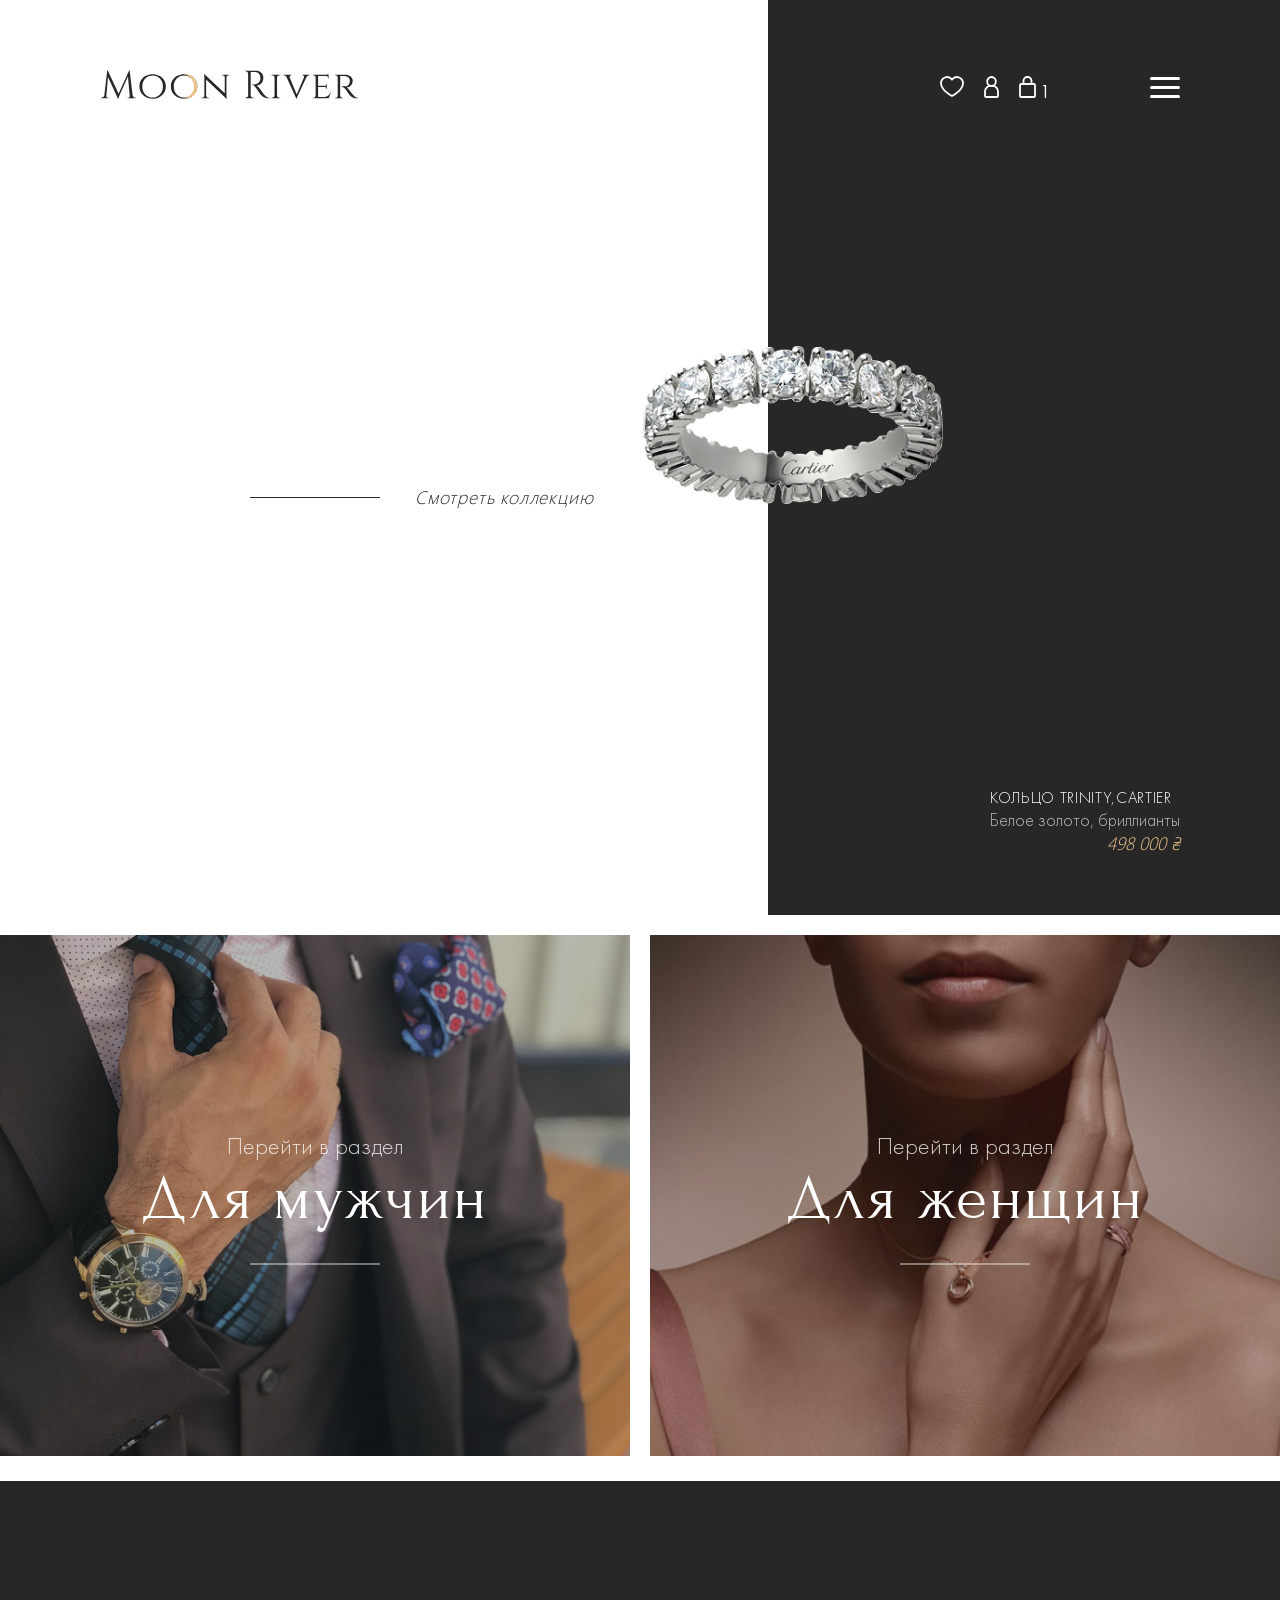
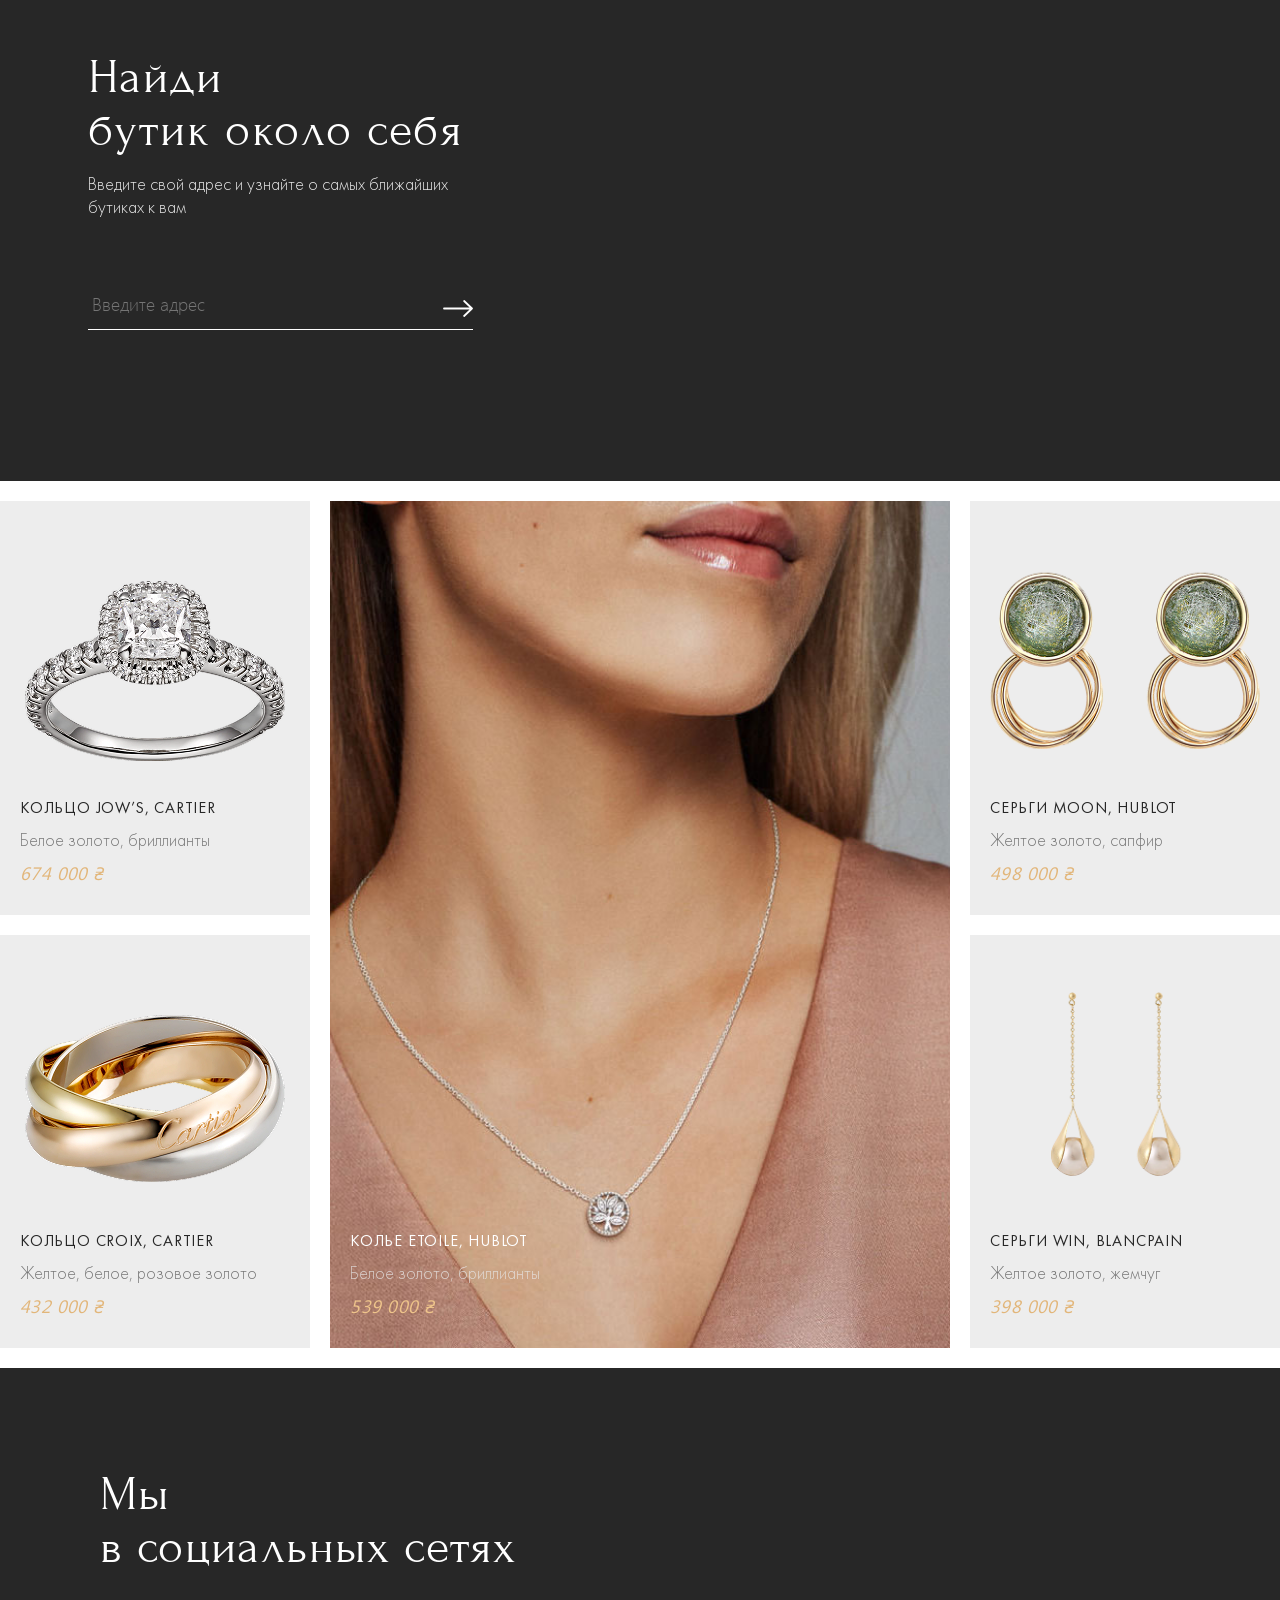
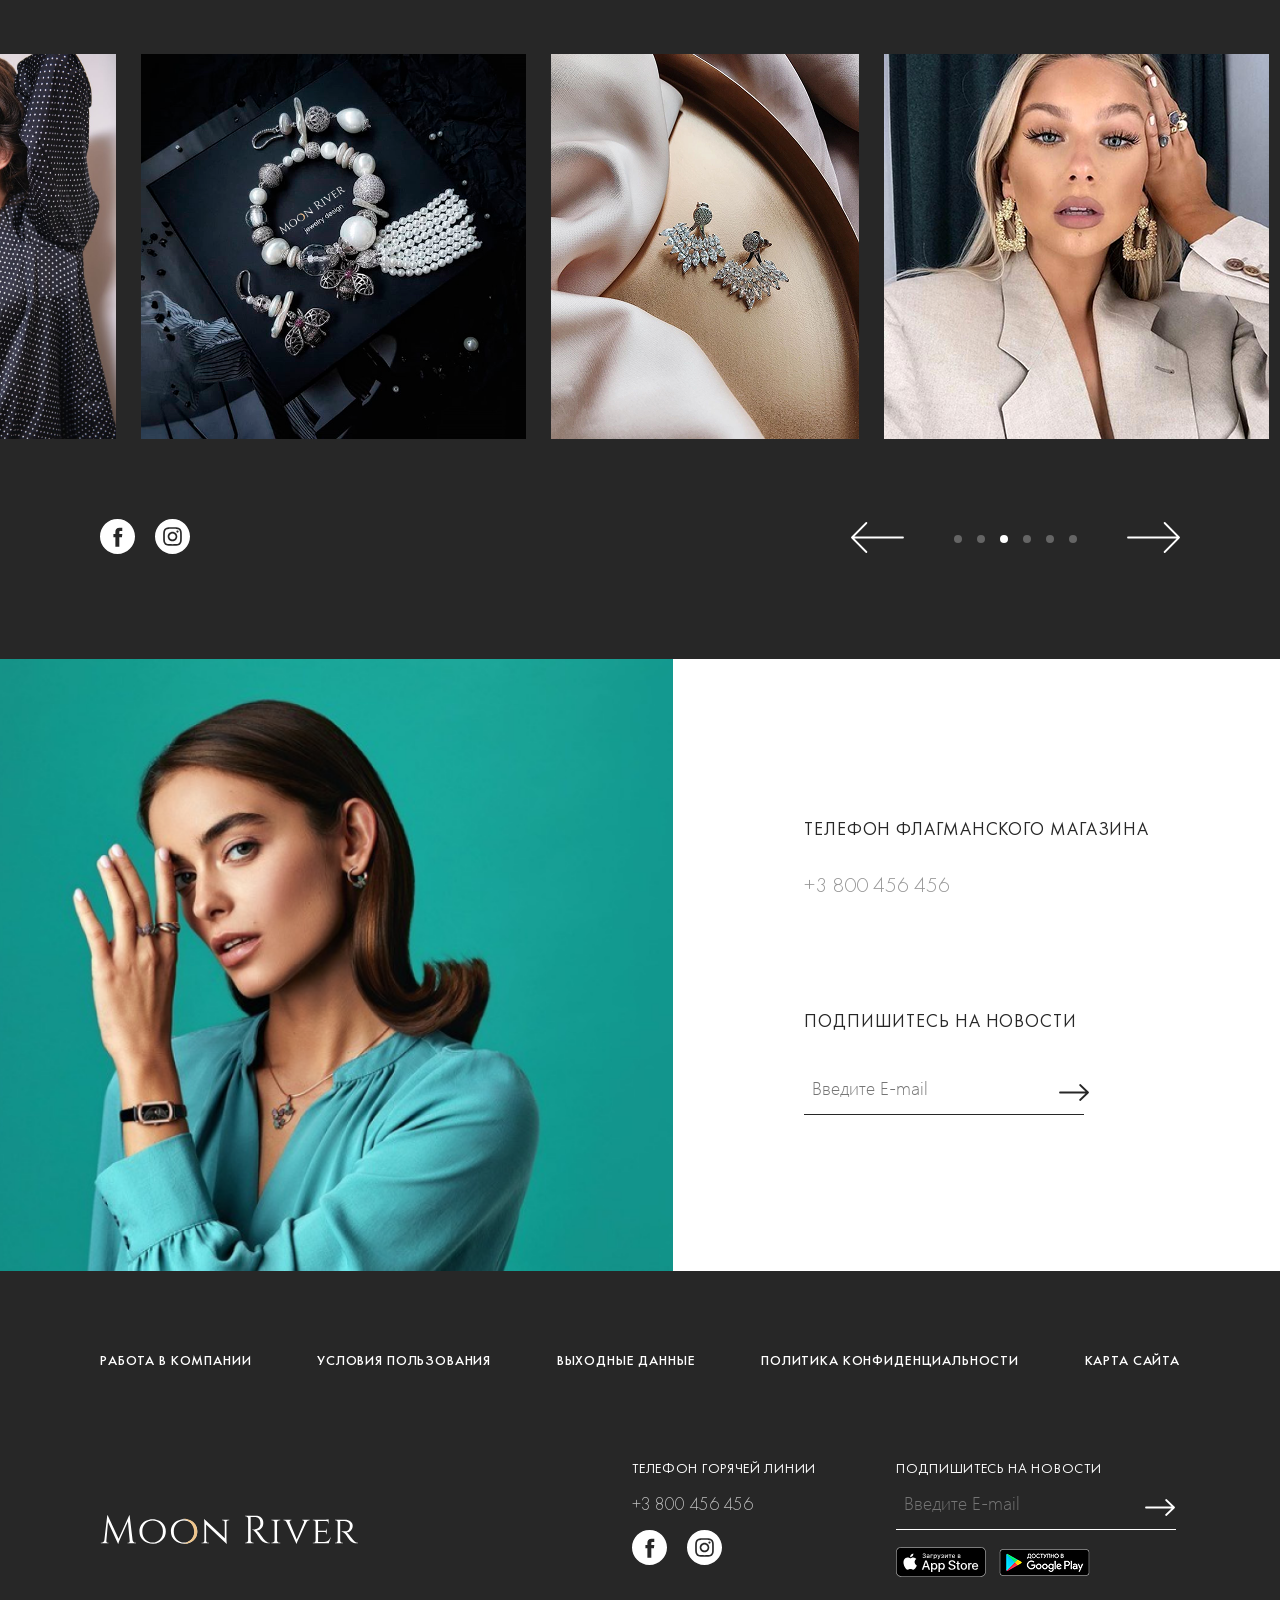
<file: index.html>
<!DOCTYPE html>
<html lang="en">
<head>
  <meta charset="UTF-8">
  <meta name="viewport" content="width=device-width, initial-scale=1.0">
  <meta http-equiv="X-UA-Compatible" content="IE=edge">
  <title>MoonRiver</title>
  <link rel="stylesheet" href="css/style.css">
</head>
<body>

 <header class="header">
      <div class="container">
        <div class="header__inner">
          <a href="" class="logo">
            <img src="images/logo.svg" alt="logo Moon River" />
          </a>
          <div class="header__tips">
            <ul class="header__list">
              <li class="header__item">
                <button class="header__btn">
                  <img src="images/heart.svg" alt="favourite" />
                </button>
              </li>
              <li class="header__item">
                <button class="header__btn">
                  <img src="images/account.svg" alt="account" />
                </button>
              </li>
              <li class="header__item">
                <button class="header__btn">
                  <img src="images/basket.svg" alt="purchases" />
                </button>
                <span>1</span>
              </li>
              <li class="header__item btn">
                <button class="header__btn menu">
                  <span></span>
                  <span></span>
                  <span></span>
                </button>
              </li>
            </ul>
          </div>
        </div>
      </div>
    </header>

    <div class="nav__show">
      <div class="nav__head">
        <div class="container">
          <div class="nav__head-inner">
            <a href="#" class="">
              <img src="images/logo-white.svg" alt="logo Moon River navigation" />
            </a>
            <div class="nav__head-tips">
              <ul class="nav__head-list">
                <li class="nav__head-item">
                  <button class="nav__head-btn">
                    <img src="images/heart.svg" alt="Избранное" />
                  </button>
                </li>
                <li class="nav__head-item">
                  <button class="nav__head-btn">
                    <img src="images/account.svg" alt="Профиль" />
                  </button>
                </li>
                <li class="nav__head-item">
                  <button class="nav__head-btn">
                    <img src="images/basket.svg" alt="Покупки" />
                  </button>
                  <span>1</span>
                </li>
                <li class="nav__head-item btn">
                  <button class="nav__head-btn menu">
                    <span></span>
                    <span></span>
                  </button>
                </li>
              </ul>
            </div>
          </div>
        </div>
      </div>
      <div class="nav">
        <nav class="nav__menu">
          <div class="container">
            <ul class="nav__menu-list">
              <li class="nav__menu-item">
                <a href="#" target="_blank" class="nav__menu-link used">Ювелирные изделия</a>
              </li>
              <li class="nav__menu-item">
                <a href="#" target="_blank" class="nav__menu-link">часы</a>
              </li>
              <li class="nav__menu-item">
                <a href="#" target="_blank" class="nav__menu-link">ароматы</a>
              </li>
              <li class="nav__menu-item">
                <a href="#" target="_blank" class="nav__menu-link">бренды</a>
              </li>
              <li class="nav__menu-item">
                <a href="#" target="_blank" class="nav__menu-link">изделия из кожи</a>
              </li>
              <li class="nav__menu-item">
                <a href="#" target="_blank" class="nav__menu-link">Свадебные украшения</a >
              </li>
              <li class="nav__menu-item">
                <a href="#" target="_blank" class="nav__menu-link">другое</a>
              </li>
            </ul>
          </div>
        </nav>
      </div>
      <div class="container">
        <div class="nav__categories">
          <ul class="nav__categories-list">
            <li class="nav__categories-item">
              <h3 class="nav__categories-title">для кого</h3>
              <ul class="nav__categories-sublist">
                <li class="nav__categories-subitem">
                  <a href="#" class="nav__categories-sublink">Для женщин</a>
                </li>
                <li class="nav__categories-subitem">
                  <a href="#" class="nav__categories-sublink">Для мужчин</a>
                </li>
                <li class="nav__categories-subitem">
                  <a href="#" class="nav__categories-sublink">Для детей</a>
                </li>
              </ul>
            </li>
            <li class="nav__categories-item">
              <h3 class="nav__categories-title">Категории</h3>
              <ul class="nav__categories-sublist">
                <li class="nav__categories-subitem">
                  <a href="#" class="nav__categories-sublink">Кольца</a>
                </li>
                <li class="nav__categories-subitem">
                  <a href="#" class="nav__categories-sublink">Браслеты</a>
                </li>
                <li class="nav__categories-subitem">
                  <a href="#" class="nav__categories-sublink">Колье</a>
                </li>
                <li class="nav__categories-subitem">
                  <a href="#" class="nav__categories-sublink">Серьги</a>
                </li>
                <li class="nav__categories-subitem">
                  <a href="#" class="nav__categories-sublink">Броши</a>
                </li>
              </ul>
            </li>
            <li class="nav__categories-item">
              <h3 class="nav__categories-title">материал</h3>
              <ul class="nav__categories-sublist">
                <li class="nav__categories-subitem">
                  <a href="#" class="nav__categories-sublink">Изделия с бриллиантами</a>
                </li>
                <li class="nav__categories-subitem">
                  <a href="#" class="nav__categories-sublink">Желтое золото</a>
                </li>
                <li class="nav__categories-subitem">
                  <a href="#" class="nav__categories-sublink">Белое золото</a>
                </li>
                <li class="nav__categories-subitem">
                  <a href="#" class="nav__categories-sublink">Розовое золотоо</a>
                </li>
              </ul>
            </li>
            <li class="nav__categories-item">
              <h3 class="nav__categories-title">бренд</h3>
              <ul class="nav__categories-sublist">
                <li class="nav__categories-subitem">
                  <a href="#" class="nav__categories-sublink">Mercury</a>
                </li>
                <li class="nav__categories-subitem">
                  <a href="#" class="nav__categories-sublink">Chopard</a>
                </li>
                <li class="nav__categories-subitem">
                  <a href="#" class="nav__categories-sublink">Cartier</a>
                </li>
                <li class="nav__categories-subitem">
                  <a href="#" class="nav__categories-sublink">Graff</a>
                </li>
                <li class="nav__categories-subitem">
                  <a href="#" class="nav__categories-sublink">Garrard</a>
                </li>
                <li class="nav__categories-subitem">
                  <a href="#" class="nav__categories-sublink brands">Показать все бренды</a>
                </li>
              </ul>
            </li>
          </ul>
        </div>
        <div class="bottom__nav">
          <div class="bottom__content">
            <div class="bottom__box">
              <p>Новая коллекция by Mercury</p>
              <h3 class="bottom__box-title">JUSTE UN CLOU</h3>
              <a class="bottom__box-link" target="_blank" href="#">Cмотреть коллекцию</a>
              <button type="submit" class="box__arrow-btn">
                <img src="images/arrow.svg" alt="Send" />
              </button>
            </div>
            <div class="bottom__block">
              <div class="bottom__phone">
                <p class="bottom__phone-desc">телефон горячей линии</p>
                <a class="bottom__phone-tel" href="tel:+3800456456">+3 800 456 456</a>
              </div>
              <div class="bottom__social">
                <a href="#" class="bottom__social-link">
                  <img src="images/facebook.svg" alt="facebook" />
                </a>
                <a href="#" class="bottom__social-link">
                  <img src="images/instagram.svg" alt="instagram" />
                </a>
              </div>
              <div class="bottom__form">
                <p class="bottom__form-desc">подпишитесь на новости</p>
                <form action="#" novalidate>
                  <label class="bottom__form-label" for="email">
                    <span class="bottom__form-text">Введите E-mail</span>
                    <input
                      class="bottom__form-input"
                      type="email"
                      id="email"
                      placeholder="Введите E-mail">
                  </label>
                  <button type="submit" class="arrow__btn">
                    <img src="images/arrow.svg" alt="Отправить" />
                  </button>
                </form>
                <div class="bottom__apps">
                  <a href="#" class="bottom__apps-link">
                    <img src="images/appstore.svg" alt="Загрузить в appstore" />
                  </a>
                  <a href="#" class="bottom__apps-link">
                    <img src="images/googlepay.png" alt=" Загрузить в googleplay" />
                  </a>
                </div>
              </div>
            </div>
          </div>
        </div>
      </div>
    </div>

    <div class="hero">
      <div class="container">
        <div class="hero__content">
          <div class="hero__text">
            <a href="#" class="hero__link">Смотреть коллекцию</a>
            <div class="hero__ring">
            <img src="images/ring.png" alt="кольцо Cartier" />
            </div>
          </div>
          <div class="hero__descr-ring">
              <a href="#" class="hero__descr-link">КОЛЬЦО TRINITY,
                <span>Cartier</span>
              </a>
              <p class="hero__descr-text">Белое золото, бриллианты</p>
              <p class="hero__descr-price">498 000 ₴</p>
          </div>
        </div>
      </div>
    </div>

     <div class="choice">
      <div class="choice__inner">
        <article class="choice__card">
          <picture><img src="images/men.jpg" alt="Раздел для мужчин"></picture>
          <a href="#" class="choice__link">
            <span class="choice__link-text">Перейти в раздел</span>
          </a>
            <div class="choice__content">
              <h2 class="choice__title">Для мужчин</h2>
            </div>
        </article>
        <article class="choice__card">
          <picture><img src="images/women.jpg" alt="Раздел для женщин"></picture>
          <a href="#" class="choice__link">
            <span class="choice__link-text">Перейти в раздел</span>
          </a>
            <div class="choice__content">
              <h2 class="choice__title">Для женщин</h2>
            </div>
        </article>
      </div>
    </div>

    <section class="map__location">
      <div class="container">
        <div class="map__content">
          <div class="map__content-text">
          <h3>
            <span class="map__content-word">Найди</span> бутик около себя</h3>
            <p>Введите свой адрес и узнайте о самых ближайших бутиках к вам
            </p>
          </div>
          <div class="map__form">
            <form action="#" novalidate>
              <label class="map__form-label" for="email">
                <span class="map__form-text">Введите E-mail</span>
                    <input
                      class="map__form-input"
                      type="email"
                      id="email"
                      name="email"
                      placeholder="Введите адрес">
                  </label>
                  <button type="submit" class="map__form-btn">
                    <img src="images/arrow.svg" alt="Отправить" />
                  </button>
                </form>
          </div>
        </div>
      </div>
      <div class="map__address">
          <iframe 
           src="https://www.google.com/maps/embed?pb=!1m14!1m12!1m3!1d57487.19360238051!2d30.51743842581529!3d50.44856899807053!2m3!1f0!2f0!3f0!3m2!1i1024!2i768!4f13.1!5e0!3m2!1sru!2sua!4v1758658091528!5m2!1sru!2sua" width="720" height="600" style="border:0;" allowfullscreen="" loading="lazy" referrerpolicy="no-referrer-when-downgrade">
          </iframe>
        </div>
    </section>

<div class="gallery">
  <div class="gallery__inner">
    <div class="gallery__col left">
      <article class="gallery__card">
        <a href="#" class="gallery__card-link">
          <img class="gallery__card-imgL" src="images/gallery-sr.png" alt="Кольцо jow’s, Cartier">
        </a>
        <div class="gallery__card-descr ring">
          <h4 class="gallery__card-title">КОЛЬЦО jow’s, Cartier</h4>
          <p class="gallery__card-text">Белое золото, бриллианты</p>
          <p class="gallery__card-price">674 000 ₴</p>
        </div>
      </article>
      <article class="gallery__card">
        <a href="#" class="gallery__card-link">
          <img class="gallery__card-imgR" src="images/gallery-gr.png" alt="Кольцо croix, Cartier">
        </a>
        <div class="gallery__card-descr ring">
          <h4 class="gallery__card-title">КОЛЬЦО croix, Cartier</h4>
          <p class="gallery__card-text">Желтое, белое, розовое золото</p>
          <p class="gallery__card-price">432 000 ₴</p>
        </div>
      </article>
    </div>

    <div class="gallery__col center">
      <article class="gallery__card full">
        <a href="#" class="gallery__card-link">
          <img class="gallery__card-img" src="images/gallery-nec.png" alt="Колье etoile, HUBLOT">
        </a>
        <div class="gallery__card-descr full">
          <h4 class="gallery__card-title">Колье etoile, HUBLOT</h4>
          <p class="gallery__card-text">Белое золото, бриллианты</p>
          <p class="gallery__card-price">539 000 ₴</p>
        </div>
      </article>
    </div>

    <div class="gallery__col right">
      <article class="gallery__card">
        <a href="#" class="gallery__card-link">
          <img class="gallery__card-img" src="images/gallery-ge.png" alt="Серьги moon, HUBLOT">
        </a>
        <div class="gallery__card-descr earring">
          <h4 class="gallery__card-title">Серьги moon, HUBLOT</h4>
          <p class="gallery__card-text">Желтое золото, сапфир</p>
          <p class="gallery__card-price">498 000 ₴</p>
        </div>
      </article>
      <article class="gallery__card">
        <a href="#" class="gallery__card-link">
          <img class="gallery__card-img" src="images/gallery-se.png" alt="Серьги win, BLANCPAIN">
        </a>
        <div class="gallery__card-descr earring">
          <h4 class="gallery__card-title">Серьги win, BLANCPAIN</h4>
          <p class="gallery__card-text">Желтое золото, жемчуг</p>
          <p class="gallery__card-price">398 000 ₴</p>
        </div>
      </article>
    </div>
  </div>
</div>

<section class="social__section">
      <div class="social__inner">
        <div class="container">
          <div class="social__descr">
            <h3 class="social__title">
            <span>Мы</span> в социальных сетях
            </h3>       
        </div>
      </div>
      <div class="social__slider">
        <div class="slider__track">
          <div class="slider__track-item"><img src="images/slider1.jpg" alt="девушка с серьгами"></div>
          <div class="slider__track-item"><img src="images/slider2.png" alt="ювелирный браслет"></div>
          <div class="slider__track-item"><img src="images/slider3.png" alt="бриллиантовые серьги"></div>
          <div class="slider__track-item"><img src="images/slider4.png" alt="золотые серьги на ушах женщины"></div>
          <div class="slider__track-item"><img src="images/slider5.jpg" alt="элегантные золотые кольца"></div>
        </div>
      </div>  
      <div class="slider__nav">
        <div class="container">
          <div class="slider__nav-inner">
        <div class="bottom__social-slider">
         <a href="#" class="bottom__social-link">
          <img src="images/facebook.svg" alt="facebook">
            </a>
              <a href="#" class="bottom__social-link">
                <img src="images/instagram.svg" alt="instagram">
              </a>
            </div>   
            <div class="slider__btns">
              <button><img src="images/arrowleft.svg" aria-label="прокрутить влево"></button>
              <div class="slider__btns-dots">
                <span></span>
                <span></span>
                <span></span>
                <span></span>
                <span></span>
                <span></span>
              </div>
              <button><img src="images/arrowright.svg" aria-label="прокрутить вправо"></button>
            </div> 
           </div>
          </div>
      </div>
    </div>
  </section>

   <section class="contacts">
    <div class="contacts__inner">
      <div class="contacts__image">
        <img src="images/women-contact.png" alt="">
      </div>
      <div class="contacts__form">
        <div class="contacts__form-content">
          <h4 class="contacts__form-content pretitle">телефон флагманского магазина</h4>
          <a href="tel:+3800456456" class="contacts__form-content phone">+3 800 456 456</a>
          <h4 class="contacts__form-content subscribe">подпишитесь на новости</h4>
          <div class="contact__form">
             <form action="#">
            <label class="contact__form-label" for="email">
              <span class="contact__form-text" >Введите E-mail</span>
            </label>
                <input class="contact__form-input"
                 type="email"
                 id="email"
                 name="email"
                 placeholder="Введите E-mail">
                  <button class="contact__form-btn" type="submit" aria-label="Отправить">
                <img src="images/arrowblack.svg" alt="">
              </button>
            </form>
          </div>
        </div>
      </div>
    </div>
  </section>

    <footer class="footer">
    <div class="container">
      <div class="footer__inner">
        <nav class="footer__nav">
          <ul class="footer__nav-list">
            <li class="footer__nav-item">
              <a href="#" class="footer__nav-link">работа в компании</a>
            </li>
            <li class="footer__nav-item">
              <a href="#" class="footer__nav-link">условия пользования</a>
            </li>
            <li class="footer__nav-item">
              <a href="#" class="footer__nav-link">выходные данные</a>
            </li>
            <li class="footer__nav-item">
              <a href="#" class="footer__nav-link">политика конфиденциальности</a>
            </li>
            <li class="footer__nav-item">
              <a href="#" class="footer__nav-link">карта сайта</a>
            </li>
          </ul>
        </nav>
        <div class="footer__bottom">
          <div class="footer__img">
            <a href="#" class="footer__logo"><img src="images/logo-white.svg" alt="Логотип компании"></a>
          </div>
          <div class="footer__bottom-actions">
          <div class="footer__contact">
            <h4 class="footer__contact-text">телефон горячей линии</h4>
            <a href="tel:+3800456456" class="footer__contact-link">+3 800 456 456</a>
              <div class="bottom__social">
              <a href="#" class="bottom__social-link">
                <img src="images/facebook.svg" alt="facebook">
              </a>
              <a href="#" class="bottom__social-link">
                <img src="images/instagram.svg" alt="instagram">
              </a>
            </div>
          </div>
          <div class="footer__form-block">
            <h4 class="footer__pretitle">подпишитесь на новости</h4>
          <div class="footer__form">
             <form action="#" novalidate>
            <label class="footer__form-label" for="email">
              <span class="footer__form-text" >Введите E-mail</span>
            </label>
                <input class="footer__form-input"
                 type="email"
                 id="email"
                 name="email"
                 placeholder="Введите E-mail">
                  <button class="footer__form-btn" type="submit" aria-label="Отправить">
                <img src="images/arrow.svg" alt="">
              </button>
            </form>
          </div>
                <div class="footer__apps">
                <a href="#" class="footer__apps-link">
                  <img src="images/appstore.svg" alt="Загрузить в appstore">
                </a>
                <a href="#" class="footer__apps-link">
                  <img src="images/googlepay.png" alt="Загрузить в google play">
                </a>
          </div>
        </div>
        </div>
      </div>
    </div>
  </footer>

  <script src="js/main.js"></script>
</body>
</html>
</file>
<file: css/style.css>
@charset "UTF-8";
@font-face {
  font-family: 'Forum';
  font-weight: 400;
  font-style: normal;
  src: url(../fonts/Forum.woff) format("woff"), url(../fonts/Forum.woff2) format("woff2");
}

@font-face {
  font-family: 'SegoeUI-Light';
  font-weight: 300;
  font-style: normal;
  src: url(../fonts/SegoeUI-Light.woff) format("woff"), url(../fonts/SegoeUI-Light.woff2) format("woff2");
}

@font-face {
  font-family: 'SegoeUI';
  font-weight: 400;
  font-style: normal;
  src: url(../fonts/SegoeUI.woff) format("woff"), url(../fonts/SegoeUI.woff2) format("woff2");
}

@font-face {
  font-family: 'FuturaPT-Light';
  font-weight: 300;
  font-style: normal;
  src: url(../fonts/FuturaPT-Light.woff) format("woff"), url(../fonts/FuturaPT-Light.woff2) format("woff2");
}

@font-face {
  font-family: 'FuturaPT-Book';
  font-weight: 400;
  font-style: normal;
  src: url(../fonts/FuturaPT-Book.woff) format("woff"), url(../fonts/FuturaPT-Book.woff2) format("woff2");
}

@font-face {
  font-family: 'FuturaPT-Bold';
  font-weight: 600;
  font-style: normal;
  src: url(../fonts/FuturaPT-Bold.woff) format("woff"), url(../fonts/FuturaPT-Bold.woff2) format("woff2");
}

@font-face {
  font-family: 'FuturaPT-Medium';
  font-weight: 500;
  font-style: normal;
  src: url(../fonts/FuturaPT-Medium.woff) format("woff"), url(../fonts/FuturaPT-Medium.woff2) format("woff2");
}

html {
  -webkit-box-sizing: border-box;
          box-sizing: border-box;
}

*, *::before, *::after {
  -webkit-box-sizing: inherit;
          box-sizing: inherit;
}

.container {
  max-width: 1120px;
  margin: 0 auto;
  padding: 0 20px;
}

h1,
h2,
h3,
h4,
h5,
h5,
p {
  margin: 0;
}

a {
  text-decoration: none;
  color: inherit;
}

ul, li {
  padding: 0;
  margin: 0;
  list-style-type: none;
}

button {
  padding: 0;
  border: none;
}

body {
  font-size: 18px;
  color: #fff;
  font-weight: 400;
  font-weight: 400;
  font-family: 'FuturaPT-Book';
  margin: 0;
}

.header {
  background-color: #272727;
  padding-top: 60px;
  background-color: transparent;
  position: absolute;
  top: 0;
  left: 0;
  width: 100%;
  z-index: 20;
}

.header__inner {
  display: -webkit-box;
  display: -ms-flexbox;
  display: flex;
  -webkit-box-pack: justify;
      -ms-flex-pack: justify;
          justify-content: space-between;
  -webkit-box-align: center;
      -ms-flex-align: center;
          align-items: center;
}

.header__list {
  display: -webkit-box;
  display: -ms-flexbox;
  display: flex;
  -webkit-box-pack: justify;
      -ms-flex-pack: justify;
          justify-content: space-between;
  -webkit-box-align: center;
      -ms-flex-align: center;
          align-items: center;
  gap: 20px;
}

.header__btn {
  background: transparent;
  cursor: pointer;
}

.header__btn.menu {
  width: 30px;
  height: 24px;
  display: -webkit-box;
  display: -ms-flexbox;
  display: flex;
  -webkit-box-orient: vertical;
  -webkit-box-direction: normal;
      -ms-flex-direction: column;
          flex-direction: column;
  gap: 6px;
  cursor: pointer;
}

.header__btn.menu:hover span:first-child {
  -webkit-transform: translateY(-2px);
          transform: translateY(-2px);
}

.header__btn.menu:hover span:last-child {
  -webkit-transform: translateY(2px);
          transform: translateY(2px);
}

.header__btn.menu span {
  display: block;
  width: 100%;
  height: 3px;
  background-color: #fff;
  border-radius: 2px;
  -webkit-transition: -webkit-transform 0.3s ease;
  transition: -webkit-transform 0.3s ease;
  transition: transform 0.3s ease;
  transition: transform 0.3s ease, -webkit-transform 0.3s ease;
}

.header__item.btn {
  margin-left: 80px;
}

@media (min-width: 1440px) {
  .container {
    max-width: 1600px;
  }
}

@media (max-width: 1024px) {
  .header__btn img,
  .header__btn.menu span {
    -webkit-filter: drop-shadow(2px 2px 2px rgba(0, 0, 0, 0.5));
            filter: drop-shadow(2px 2px 2px rgba(0, 0, 0, 0.5));
  }
}

@media (max-width: 600px) {
  .header__inner {
    -webkit-box-orient: vertical;
    -webkit-box-direction: normal;
        -ms-flex-direction: column;
            flex-direction: column;
  }
  .header__btn.menu span {
    height: 2px;
  }
  .logo {
    margin-bottom: 25px;
  }
}

.nav__show {
  background-color: #272727;
  position: absolute;
  top: 0;
  left: 0;
  width: 100%;
  z-index: 50;
  opacity: 0;
  pointer-events: none;
  -webkit-transform: translateY(-30%);
          transform: translateY(-30%);
  -webkit-transition: all 0.5s ease;
  transition: all 0.5s ease;
}

.nav__show.active {
  opacity: 1;
  pointer-events: auto;
  -webkit-transform: translateY(0);
          transform: translateY(0);
}

.nav__head {
  padding: 40px 0;
}

.nav__head-inner {
  display: -webkit-box;
  display: -ms-flexbox;
  display: flex;
  -webkit-box-pack: justify;
      -ms-flex-pack: justify;
          justify-content: space-between;
  -webkit-box-align: center;
      -ms-flex-align: center;
          align-items: center;
}

.nav__head-list {
  display: -webkit-box;
  display: -ms-flexbox;
  display: flex;
  -webkit-box-pack: justify;
      -ms-flex-pack: justify;
          justify-content: space-between;
  -webkit-box-align: center;
      -ms-flex-align: center;
          align-items: center;
  gap: 40px;
}

.nav__head-btn {
  background: transparent;
  cursor: pointer;
}

.nav__head-btn.menu {
  width: 30px;
  height: 24px;
  display: -webkit-box;
  display: -ms-flexbox;
  display: flex;
  -webkit-box-orient: vertical;
  -webkit-box-direction: normal;
      -ms-flex-direction: column;
          flex-direction: column;
  gap: 6px;
  -webkit-transition: 0.3s ease;
  transition: 0.3s ease;
  position: relative;
  cursor: pointer;
}

.nav__head-btn.menu span {
  position: absolute;
  top: 11px;
  left: 16px;
  display: block;
  width: 100%;
  height: 3px;
  background-color: #fff;
  border-radius: 2px;
  -webkit-transform: translate(-50%, 50%);
          transform: translate(-50%, 50%);
}

.nav__head-btn.menu span:first-child {
  -webkit-transform: translate(-50%, -50%) rotate(45deg);
          transform: translate(-50%, -50%) rotate(45deg);
}

.nav__head-btn.menu span:last-child {
  -webkit-transform: translate(-50%, -50%) rotate(-45deg);
          transform: translate(-50%, -50%) rotate(-45deg);
}

.nav__head-btn.menu:hover {
  -webkit-transform: scale(1.2);
          transform: scale(1.2);
}

.nav__head-item.btn {
  margin-left: 80px;
}

.nav {
  background-color: #2F2F2F;
}

.nav__menu-list {
  display: -webkit-box;
  display: -ms-flexbox;
  display: flex;
  -webkit-box-pack: justify;
      -ms-flex-pack: justify;
          justify-content: space-between;
  gap: 25px;
}

.nav__menu-item {
  padding: 27px 0;
}

.nav__menu-link {
  font-size: 16px;
  font-family: 'FuturaPT-Medium';
  font-weight: 500;
  text-transform: uppercase;
  letter-spacing: .96px;
  position: relative;
  display: inline-block;
}

.nav__menu-link::after {
  content: '';
  position: absolute;
  width: 0;
  height: 1.8px;
  background-color: #fff;
  display: block;
  left: 50%;
  top: 49px;
  -webkit-transform: translate(-50%);
          transform: translate(-50%);
  -webkit-transition: all 0.3s ease;
  transition: all 0.3s ease;
}

.nav__menu-link:hover::after {
  width: 100%;
  background-color: #E2B67A;
}

.nav__menu-link.used {
  position: relative;
}

.nav__menu-link.used::after {
  content: '';
  position: absolute;
  width: 100%;
  height: 1.8px;
  background-color: #fff;
  display: block;
  top: 49px;
}

.nav__categories {
  padding: 70px 0;
  position: relative;
}

.nav__categories::after {
  content: '';
  position: absolute;
  width: 100%;
  background-color: #2F2F2F;
  height: 1.8px;
  left: 0;
  bottom: 0;
}

.nav__categories-list {
  display: -webkit-box;
  display: -ms-flexbox;
  display: flex;
  gap: 100px;
}

.nav__categories-item {
  margin-bottom: 30px;
}

.nav__categories-title {
  font-size: 16px;
  margin-bottom: 30px;
  font-weight: 600;
  font-family: 'FuturaPT-Bold';
  text-transform: uppercase;
  letter-spacing: .95px;
}

.nav__categories-sublist {
  display: -webkit-box;
  display: -ms-flexbox;
  display: flex;
  -webkit-box-orient: vertical;
  -webkit-box-direction: normal;
      -ms-flex-direction: column;
          flex-direction: column;
  gap: 15px;
}

.nav__categories-subitem {
  font-size: 18px;
}

.nav__categories-sublink {
  letter-spacing: .96px;
  position: relative;
}

.nav__categories-sublink::after {
  content: '';
  position: absolute;
  width: 0;
  height: 1.8px;
  background-color: #fff;
  display: block;
  left: 50%;
  top: 25px;
  -webkit-transform: translate(-50%);
          transform: translate(-50%);
  -webkit-transition: all 0.3s ease;
  transition: all 0.3s ease;
  display: inline-block;
}

.nav__categories-sublink:hover::after {
  width: 100%;
  background-color: #E2B67A;
}

.nav__categories-sublink.brands {
  color: #EFC58B;
  opacity: 0.9;
  font-style: italic;
  font-weight: 300;
  font-family: 'SegoeUI-Light';
  font-size: 16px;
}

.bottom__nav {
  padding: 70px 0;
}

.bottom__content {
  display: -webkit-box;
  display: -ms-flexbox;
  display: flex;
  gap: 140px;
}

.bottom__box {
  padding: 30px;
  max-width: 750px;
  width: 100%;
  height: 270px;
  background-image: url(../images/navbot.png);
  background-size: cover;
  background-repeat: no-repeat;
  display: -webkit-box;
  display: -ms-flexbox;
  display: flex;
  -webkit-box-orient: vertical;
  -webkit-box-direction: normal;
      -ms-flex-direction: column;
          flex-direction: column;
  position: relative;
}

.bottom__box p {
  z-index: 10;
  letter-spacing: 1.5px;
}

.bottom__box::before {
  content: '';
  position: absolute;
  top: 0;
  left: 0;
  right: 0;
  bottom: 0;
  background-color: rgba(0, 14, 33, 0.4);
  z-index: 1;
}

.bottom__box-subtitle {
  justify-self: flex-start;
  z-index: 10;
  letter-spacing: .95px;
}

.bottom__box-title {
  -ms-flex-item-align: center;
      -ms-grid-row-align: center;
      align-self: center;
  -ms-grid-column-align: center;
      justify-self: center;
  margin-top: 55px;
  margin-left: 25px;
  text-align: center;
  font-size: 48px;
  font-weight: 400;
  font-family: 'Forum';
  z-index: 10;
  letter-spacing: .65px;
}

.bottom__box-link {
  position: absolute;
  justify-self: flex-end;
  bottom: 20px;
  right: 100px;
  z-index: 10;
  letter-spacing: 1.2px;
  cursor: pointer;
  -webkit-transition: -webkit-transform 0.3s ease;
  transition: -webkit-transform 0.3s ease;
  transition: transform 0.3s ease;
  transition: transform 0.3s ease, -webkit-transform 0.3s ease;
}

.bottom__box-link:hover {
  -webkit-transform: scaleX(1.04);
          transform: scaleX(1.04);
  opacity: 0.7;
}

.box__arrow-btn {
  position: absolute;
  background-color: transparent;
  bottom: 20px;
  z-index: 10;
  right: 45px;
  cursor: pointer;
  -webkit-transition: 0.2s ease;
  transition: 0.2s ease;
}

.box__arrow-btn:hover {
  -webkit-transform: translateX(7px);
          transform: translateX(7px);
}

.bottom__phone {
  margin-bottom: 15px;
}

.bottom__phone-desc {
  text-transform: uppercase;
  margin-bottom: 15px;
  font-size: 14px;
}

.bottom__phone-tel {
  color: #C2C2C2;
  font-weight: 300;
  font-family: 'FuturaPT-Light';
}

.bottom__social {
  display: -webkit-box;
  display: -ms-flexbox;
  display: flex;
  gap: 20px;
  margin-bottom: 40px;
}

.bottom__social-link img {
  -webkit-transition: all 0.3s ease;
  transition: all 0.3s ease;
}

.bottom__social-link img:hover {
  -webkit-transform: scale(0.8);
          transform: scale(0.8);
}

.bottom__form {
  display: -webkit-box;
  display: -ms-flexbox;
  display: flex;
  -webkit-box-orient: vertical;
  -webkit-box-direction: normal;
      -ms-flex-direction: column;
          flex-direction: column;
  gap: 10px;
  position: relative;
}

.bottom__form-desc {
  text-transform: uppercase;
  letter-spacing: .95px;
  font-size: 14px;
}

.bottom__form-text {
  position: absolute;
  width: 1px;
  height: 1px;
  padding: 0;
  margin: -1px;
  overflow: hidden;
  clip: rect(0 0 0 0);
  white-space: nowrap;
  border: 0;
}

.bottom__form-label {
  position: relative;
  display: inline-block;
}

.bottom__form-label::after {
  content: '';
  position: absolute;
  width: 100%;
  height: 1px;
  background-color: #fff;
  bottom: 0;
  left: 0;
}

.bottom__form-input {
  width: 310px;
  padding: 14px 4px;
  line-height: 1.4px;
  font-size: 18px;
  font-weight: 300;
  font-family: 'SegoeUI-Light';
  color: #C2C2C2;
  background-color: transparent;
  outline: none;
  border: none;
}

.arrow__btn {
  position: absolute;
  background-color: transparent;
  bottom: 65px;
  right: 0;
  cursor: pointer;
  -webkit-transition: 0.2s ease;
  transition: 0.2s ease;
}

.arrow__btn:hover {
  -webkit-transform: translateX(7px);
          transform: translateX(7px);
}

.bottom__apps {
  display: -webkit-box;
  display: -ms-flexbox;
  display: flex;
  -webkit-box-align: center;
      -ms-flex-align: center;
          align-items: center;
  gap: 7px;
}

.bottom__apps-link {
  -webkit-transition: -webkit-transform 0.3s ease;
  transition: -webkit-transform 0.3s ease;
  transition: transform 0.3s ease;
  transition: transform 0.3s ease, -webkit-transform 0.3s ease;
}

.bottom__apps-link:hover {
  -webkit-transform: scale(1.1);
          transform: scale(1.1);
  opacity: 0.7;
}

@media (max-width: 1024px) {
  .nav__head-list {
    gap: 20px;
  }
  .nav__head-btn.menu span {
    height: 2px;
  }
  .nav__categories-list {
    -webkit-box-pack: justify;
        -ms-flex-pack: justify;
            justify-content: space-between;
  }
  .nav__categories-title {
    text-wrap: nowrap;
  }
  .nav__menu-list {
    -ms-flex-wrap: wrap;
        flex-wrap: wrap;
    -webkit-box-pack: start;
        -ms-flex-pack: start;
            justify-content: flex-start;
    gap: 0 30px;
  }
  .nav__menu-link.used::after {
    top: 35px;
  }
  .bottom__box {
    display: none;
  }
  .bottom__block {
    width: 100%;
    display: -webkit-box;
    display: -ms-flexbox;
    display: flex;
    -webkit-box-pack: justify;
        -ms-flex-pack: justify;
            justify-content: space-between;
  }
}

@media (max-width: 768px) {
  .nav__categories-list {
    gap: 55px;
  }
  .bottom__block {
    position: relative;
  }
  .bottom__social {
    position: absolute;
    left: 0;
    bottom: -30px;
  }
  .bottom__form-input {
    width: 280px;
  }
}

@media (max-width: 600px) {
  .nav__head-inner {
    -webkit-box-orient: vertical;
    -webkit-box-direction: normal;
        -ms-flex-direction: column;
            flex-direction: column;
  }
  .nav__head-tips {
    margin-top: 25px;
  }
  .nav__menu-list {
    -webkit-box-orient: vertical;
    -webkit-box-direction: normal;
        -ms-flex-direction: column;
            flex-direction: column;
  }
  .nav__categories-list {
    -webkit-box-orient: vertical;
    -webkit-box-direction: normal;
        -ms-flex-direction: column;
            flex-direction: column;
    gap: 5px;
  }
  .bottom__block {
    -ms-flex-wrap: wrap;
        flex-wrap: wrap;
  }
  .bottom__social {
    position: relative;
  }
}

.hero {
  padding-bottom: 60px;
  width: 100%;
  min-height: 95vh;
  background: -webkit-gradient(linear, left top, right top, color-stop(60%, #fff), color-stop(40%, #272727));
  background: linear-gradient(to right, #fff 60%, #272727 40%);
  background-repeat: no-repeat;
  position: relative;
}

.hero__content {
  display: -webkit-box;
  display: -ms-flexbox;
  display: flex;
  -webkit-box-pack: justify;
      -ms-flex-pack: justify;
          justify-content: space-between;
  -webkit-box-align: center;
      -ms-flex-align: center;
          align-items: center;
  min-height: 95vh;
  gap: 5px;
}

.hero__text {
  display: -webkit-box;
  display: -ms-flexbox;
  display: flex;
  margin-left: 150px;
  gap: 50px;
}

.hero__link {
  display: -webkit-box;
  display: -ms-flexbox;
  display: flex;
  -ms-flex-item-align: end;
      align-self: flex-end;
  gap: 35px;
  color: #272727;
  font-weight: 300;
  font-family: 'SegoeUI-Light';
  font-style: italic;
  letter-spacing: .80px;
  cursor: pointer;
  -webkit-transition: -webkit-transform 0.3s ease;
  transition: -webkit-transform 0.3s ease;
  transition: transform 0.3s ease;
  transition: transform 0.3s ease, -webkit-transform 0.3s ease;
}

.hero__link:hover {
  -webkit-transform: scale(1.1);
          transform: scale(1.1);
}

.hero__link::before {
  content: '';
  -ms-flex-negative: 0;
      flex-shrink: 0;
  width: 130px;
  height: 1px;
  background-color: #272727;
  -webkit-transform: translateY(12px);
          transform: translateY(12px);
}

.hero__ring img {
  max-width: 100%;
  max-width: 300px;
  height: auto;
}

.hero__descr-ring {
  display: -webkit-box;
  display: -ms-flexbox;
  display: flex;
  -webkit-box-orient: vertical;
  -webkit-box-direction: normal;
      -ms-flex-direction: column;
          flex-direction: column;
  -ms-flex-item-align: end;
      align-self: flex-end;
}

.hero__descr-link {
  color: #fff;
  font-size: 16px;
  text-transform: uppercase;
  letter-spacing: .67px;
  font-weight: 300;
  font-family: 'FuturaPT-Light';
  display: -webkit-box;
  display: -ms-flexbox;
  display: flex;
}

.hero__descr-text {
  font-weight: 300;
  font-family: 'FuturaPT-Light';
  font-size: 18px;
  color: #C2C2C2;
  white-space: nowrap;
  overflow-wrap: anywhere;
}

.hero__descr-price {
  color: #EFC58B;
  font-weight: 300;
  font-family: 'SegoeUI-Light';
  font-size: 18px;
  font-style: italic;
  text-align: right;
}

@media (min-width: 1440px) {
  .hero__text {
    margin: 0 auto;
    gap: 200px;
  }
}

@media (max-width: 1024px) {
  .hero {
    background: linear-gradient(120deg, #fff 60%, #272727 40%);
  }
  .hero__content {
    -webkit-box-pack: end;
        -ms-flex-pack: end;
            justify-content: flex-end;
    position: relative;
  }
  .hero__text {
    -webkit-box-orient: vertical;
    -webkit-box-direction: normal;
        -ms-flex-direction: column;
            flex-direction: column;
    gap: 20px;
    margin: 0;
  }
  .hero__link {
    text-shadow: 1px 1px 0 white;
  }
  .hero__link::before {
    background-color: #C2C2C2;
  }
}

@media (max-width: 768px) {
  .hero__text {
    position: absolute;
    right: 50px;
  }
}

@media (max-width: 600px) {
  .hero__descr-link {
    font-size: 14px;
  }
  .hero__descr-text, .hero__descr-price {
    font-size: 16px;
  }
}

@media (max-width: 600px) {
  .hero__text {
    right: 0;
  }
}

.choice {
  margin: 20px 0;
}

.choice__inner {
  display: -webkit-box;
  display: -ms-flexbox;
  display: flex;
  -webkit-box-pack: justify;
      -ms-flex-pack: justify;
          justify-content: space-between;
  gap: 20px;
}

.choice__card {
  position: relative;
  overflow: hidden;
}

.choice__card img {
  max-width: 100%;
  height: auto;
  -webkit-filter: brightness(70%) opacity(0.95);
          filter: brightness(70%) opacity(0.95);
  -webkit-transition: -webkit-filter 0.3s ease;
  transition: -webkit-filter 0.3s ease;
  transition: filter 0.3s ease;
  transition: filter 0.3s ease, -webkit-filter 0.3s ease;
}

.choice__card:hover img {
  -webkit-filter: brightness(100%) opacity(1);
          filter: brightness(100%) opacity(1);
}

.choice__link {
  position: absolute;
  top: 0;
  left: 0;
  right: 0;
  bottom: 0;
  text-align: center;
  white-space: nowrap;
  z-index: 10;
}

.choice__link-text {
  position: absolute;
  left: 50%;
  -webkit-transform: translateX(-50%);
          transform: translateX(-50%);
  top: 37%;
  font-weight: 300;
  font-family: 'FuturaPT-Light';
  font-size: 24px;
  opacity: 0.8;
}

.choice__content {
  position: absolute;
  top: 50%;
  left: 50%;
  -webkit-transform: translate(-50%, -50%);
          transform: translate(-50%, -50%);
  width: 100%;
  text-align: center;
  z-index: 3;
}

.choice__content::after {
  content: '';
  position: absolute;
  width: 130px;
  height: 1px;
  background-color: #fff;
  -webkit-transform: translateX(-50%);
          transform: translateX(-50%);
  left: 50%;
  opacity: 0.8;
  top: calc(100% + 30px);
}

.choice__title {
  font-weight: 400;
  font-family: 'Forum';
  font-size: 64px;
  letter-spacing: 1.9px;
}

@media (min-width: 1440px) {
  .choice__inner {
    gap: 10px;
  }
  .choice__card {
    -webkit-box-flex: 1;
        -ms-flex: 1;
            flex: 1;
    max-width: 100%;
  }
  .choice__card img {
    width: 100%;
  }
}

@media (max-width: 1024px) {
  .choice__inner {
    gap: 10px;
  }
  .choice__title {
    font-size: 36px;
  }
  .choice__link-text {
    font-size: 18px;
  }
  .choice__content::after {
    top: calc(100% + 15px);
  }
}

@media (max-width: 768px) {
  .choice__inner {
    gap: 3px;
  }
  .choice__title {
    font-size: 30px;
  }
  .choice__link-text {
    font-size: 16px;
  }
  .choice__content::after {
    top: calc(100% + 10px);
  }
}

@media (max-width: 480px) {
  .choice__inner {
    -webkit-box-orient: vertical;
    -webkit-box-direction: normal;
        -ms-flex-direction: column;
            flex-direction: column;
    gap: 0;
  }
  .choice__card img {
    display: block;
  }
}

.map__location {
  background-color: #272727;
  display: -webkit-box;
  display: -ms-flexbox;
  display: flex;
  -webkit-box-pack: justify;
      -ms-flex-pack: justify;
          justify-content: space-between;
  height: 100%;
  overflow-x: hidden;
}

.map__content {
  margin-top: 170px;
}

.map__content-word {
  display: block;
}

.map__content-text {
  max-width: 385px;
  margin-bottom: 60px;
}

.map__content-text h3 {
  font-size: 48px;
  font-weight: 400;
  font-family: 'Forum';
  letter-spacing: 1.9px;
  margin-bottom: 15px;
}

.map__content-text p {
  font-weight: 300;
  font-family: 'FuturaPT-Light';
  opacity: 0.9;
}

.map__form {
  position: relative;
}

.map__form-label {
  position: relative;
  display: inline-block;
}

.map__form-label::after {
  content: '';
  position: absolute;
  width: 100%;
  height: 1px;
  background-color: #fff;
  bottom: 0;
  left: 0;
}

.map__form-text {
  position: absolute;
  width: 1px;
  height: 1px;
  padding: 0;
  margin: -1px;
  overflow: hidden;
  clip: rect(0 0 0 0);
  white-space: nowrap;
  border: 0;
}

.map__form-input {
  width: 385px;
  padding: 14px 4px;
  line-height: 1.4px;
  font-size: 18px;
  font-weight: 300;
  font-family: 'SegoeUI-Light';
  color: #C2C2C2;
  background-color: transparent;
  outline: none;
  border: none;
}

.map__form-btn {
  position: absolute;
  background-color: transparent;
  bottom: 10px;
  right: 0;
  cursor: pointer;
  -webkit-transition: -webkit-transform 0.2s ease;
  transition: -webkit-transform 0.2s ease;
  transition: transform 0.2s ease;
  transition: transform 0.2s ease, -webkit-transform 0.2s ease;
}

.map__form-btn:hover {
  -webkit-transform: translateX(7px) scale(1.1);
          transform: translateX(7px) scale(1.1);
}

.map__address {
  display: -webkit-box;
  display: -ms-flexbox;
  display: flex;
  gap: 20px;
}

.map__address iframe {
  -webkit-filter: brightness(0.3);
          filter: brightness(0.3);
  -webkit-transition: 0.3s ease;
  transition: 0.3s ease;
}

.map__address iframe:hover {
  -webkit-filter: brightness(1);
          filter: brightness(1);
}

@media (max-width: 1024px) {
  .map__address {
    width: 50%;
  }
}

@media (max-width: 768px) {
  .map__location {
    -webkit-box-orient: vertical;
    -webkit-box-direction: normal;
        -ms-flex-direction: column;
            flex-direction: column;
    gap: 50px;
  }
  .map__address {
    width: 100%;
  }
}

@media (max-width: 480px) {
  .container {
    margin: 0;
  }
  .map__content-text h3 {
    font-size: 32px;
  }
}

.gallery {
  margin: 20px 0;
}

.gallery__inner {
  display: -webkit-box;
  display: -ms-flexbox;
  display: flex;
  gap: 20px;
}

.gallery__col {
  display: -webkit-box;
  display: -ms-flexbox;
  display: flex;
  -webkit-box-orient: vertical;
  -webkit-box-direction: normal;
      -ms-flex-direction: column;
          flex-direction: column;
  gap: 20px;
}

.gallery__col.left, .gallery__col.right {
  -webkit-box-flex: 1;
      -ms-flex: 1;
          flex: 1;
}

.gallery__col.center {
  -webkit-box-flex: 2;
      -ms-flex: 2;
          flex: 2;
}

.gallery__card {
  position: relative;
  -webkit-box-flex: 1;
      -ms-flex: 1;
          flex: 1;
  background-color: #EDEDED;
  display: -webkit-box;
  display: -ms-flexbox;
  display: flex;
  -webkit-box-orient: vertical;
  -webkit-box-direction: normal;
      -ms-flex-direction: column;
          flex-direction: column;
  overflow: hidden;
}

.gallery__card-title {
  color: #272727;
  font-size: 16px;
  letter-spacing: 0.8px;
  text-transform: uppercase;
  font-weight: 400;
}

.gallery__card-text {
  font-weight: 300;
  font-family: 'FuturaPT-Light';
  color: #757575;
}

.gallery__card-price {
  font-weight: 400;
  font-family: 'SegoeUI';
  color: #E2B67A;
  font-style: italic;
  letter-spacing: 0.4px;
}

.gallery__card-link {
  display: block;
  width: 100%;
  -webkit-box-flex: 1;
      -ms-flex: 1;
          flex: 1;
}

.gallery__card img {
  width: 100%;
  height: auto;
  -o-object-fit: cover;
     object-fit: cover;
  display: block;
}

.gallery__card-imgL, .gallery__card-imgR {
  max-width: 260px;
  margin: 80px auto 0;
  display: block;
}

.gallery__card-descr {
  position: absolute;
  bottom: 20px;
  left: 20px;
  right: 20px;
  color: #fff;
}

.gallery__card-descr h4,
.gallery__card-descr p {
  margin: 0 0 10px 0;
}

.gallery__card-descr.full h4 {
  color: #fff;
  font-size: 16px;
  font-weight: 400;
}

.gallery__card-descr.full .gallery__card-text {
  color: #e7e7e7;
  font-weight: 300;
  font-family: 'FuturaPT-Light';
  opacity: 0.8;
}

.gallery__card-descr.full .gallery__card-price {
  color: #EFC58B;
  font-weight: 400;
  font-family: 'SegoeUI';
  letter-spacing: 0.5px;
}

@media (max-width: 1240px) {
  .gallery__card-imgL, .gallery__card-imgR {
    margin: 25px auto 0;
  }
}

@media (max-width: 1024px) {
  .gallery__inner {
    -webkit-box-orient: vertical;
    -webkit-box-direction: normal;
        -ms-flex-direction: column;
            flex-direction: column;
    gap: 20px;
    -webkit-box-align: center;
        -ms-flex-align: center;
            align-items: center;
  }
  .gallery__col {
    -webkit-box-flex: 1;
        -ms-flex: 1 1 100%;
            flex: 1 1 100%;
    width: 100%;
    display: -webkit-box;
    display: -ms-flexbox;
    display: flex;
    -webkit-box-orient: vertical;
    -webkit-box-direction: normal;
        -ms-flex-direction: column;
            flex-direction: column;
  }
  .gallery__card-imgL, .gallery__card-imgR {
    margin: 70px auto;
  }
}

@media (max-width: 768px) {
  .gallery__inner {
    gap: 5px;
  }
  .gallery__card-descr {
    position: static;
    margin-top: 10px;
    text-align: center;
  }
  .gallery__card-descr.full {
    position: absolute;
    text-align: left;
  }
}

.social__slider {
  margin-bottom: 80px;
  overflow: hidden;
}

.social__inner {
  background-color: #272727;
  padding-bottom: 100px;
}

.social__descr {
  padding: 100px 0 80px 0;
}

.social__title {
  font-size: 48px;
  font-weight: 400;
  font-family: 'Forum';
  letter-spacing: 1.4px;
}

.social__title span {
  display: block;
}

.slider__track {
  display: -webkit-box;
  display: -ms-flexbox;
  display: flex;
  gap: 25px;
  -webkit-transform: translateX(-15%);
          transform: translateX(-15%);
  -webkit-transition: all 0.5s ease;
  transition: all 0.5s ease;
}

.slider__track-item {
  -webkit-box-flex: 0;
      -ms-flex: 0 0 auto;
          flex: 0 0 auto;
}

.slider__track-item:nth-child(odd) {
  width: 308px;
  height: 385px;
}

.slider__track-item:nth-child(even) {
  width: 385px;
  height: 385px;
}

.slider__track-item img {
  width: 100%;
  height: 100%;
  -o-object-fit: cover;
     object-fit: cover;
}

.slider__nav-inner {
  display: -webkit-box;
  display: -ms-flexbox;
  display: flex;
  -webkit-box-pack: justify;
      -ms-flex-pack: justify;
          justify-content: space-between;
}

.bottom__social-slider {
  display: -webkit-box;
  display: -ms-flexbox;
  display: flex;
  margin-bottom: 0;
  gap: 20px;
}

.slider__btns {
  display: -webkit-box;
  display: -ms-flexbox;
  display: flex;
  -webkit-box-pack: justify;
      -ms-flex-pack: justify;
          justify-content: space-between;
  -webkit-box-align: center;
      -ms-flex-align: center;
          align-items: center;
  gap: 50px;
}

.slider__btns-dots {
  display: -webkit-box;
  display: -ms-flexbox;
  display: flex;
  gap: 15px;
}

.slider__btns-dots span {
  display: block;
  background-color: #656565;
  width: 8px;
  height: 8px;
  border-radius: 50%;
  cursor: pointer;
  -webkit-transition: all 0.3s ease;
  transition: all 0.3s ease;
}

.slider__btns-dots span:hover {
  background-color: #fff;
}

.slider__btns-dots span:nth-child(3) {
  background-color: #fff;
}

.slider__btns button {
  cursor: pointer;
  background-color: transparent;
  -webkit-transition: all 0.3s ease;
  transition: all 0.3s ease;
}

.slider__btns button:nth-child(1):hover {
  -webkit-transform: translateX(-7px) scale(1.1);
          transform: translateX(-7px) scale(1.1);
}

.slider__btns button:nth-child(3):hover {
  -webkit-transform: translateX(7px) scale(1.1);
          transform: translateX(7px) scale(1.1);
}

@media (min-width: 1440px) {
  .slider__track {
    -webkit-transform: translateX(3%);
            transform: translateX(3%);
  }
}

@media (max-width: 1024px) {
  .slider__nav-inner {
    -ms-flex-pack: distribute;
        justify-content: space-around;
  }
}

@media (max-width: 768px) {
  .social__title {
    font-size: 32px;
  }
}

@media (max-width: 600px) {
  .slider__nav-inner {
    -webkit-box-pack: center;
        -ms-flex-pack: center;
            justify-content: center;
    -webkit-box-align: center;
        -ms-flex-align: center;
            align-items: center;
    -webkit-box-orient: vertical;
    -webkit-box-direction: reverse;
        -ms-flex-direction: column-reverse;
            flex-direction: column-reverse;
    gap: 35px;
  }
  .bottom__social-slider {
    -ms-flex-item-align: start;
        align-self: flex-start;
  }
}

.contacts {
  overflow: hidden;
}

.contacts__inner {
  display: -webkit-box;
  display: -ms-flexbox;
  display: flex;
}

.contacts__image img {
  width: 100%;
  -o-object-fit: cover;
     object-fit: cover;
  height: 100%;
}

.contacts__form {
  display: -webkit-box;
  display: -ms-flexbox;
  display: flex;
  -webkit-box-pack: center;
      -ms-flex-pack: center;
          justify-content: center;
  -webkit-box-align: center;
      -ms-flex-align: center;
          align-items: center;
  width: 50%;
}

.contacts__form-content.pretitle, .contacts__form-content.subscribe {
  text-transform: uppercase;
  color: #272727;
  letter-spacing: 0.9px;
  margin-bottom: 30px;
  font-weight: 500;
}

.contacts__form-content.phone {
  font-weight: 300;
  font-family: 'FuturaPT-Light';
  color: #959595;
  font-size: 22px;
  margin-bottom: 110px;
  display: inline-block;
  -webkit-transition: all 0.3s ease;
  transition: all 0.3s ease;
}

.contacts__form-content.phone:hover {
  color: #272727;
}

.contact__form {
  position: relative;
}

.contact__form::after {
  content: '';
  position: absolute;
  width: 280px;
  height: 1px;
  background-color: #272727;
}

.contact__form-label {
  position: relative;
  display: inline-block;
}

.contact__form-label::after {
  content: '';
  position: absolute;
  width: 100%;
  height: 1px;
  background-color: #fff;
  bottom: 0;
  left: 0;
}

.contact__form-text {
  position: absolute;
  width: 1px;
  height: 1px;
  padding: 0;
  margin: -1px;
  overflow: hidden;
  clip: rect(0 0 0 0);
  white-space: nowrap;
  border: 0;
}

.contact__form-input {
  width: 280px;
  padding: 14px 4px;
  line-height: 1.4px;
  font-size: 18px;
  font-weight: 300;
  font-family: 'SegoeUI-Light';
  color: #C2C2C2;
  background-color: transparent;
  outline: none;
  border: none;
}

.contact__form-btn {
  position: absolute;
  background-color: transparent;
  bottom: 10px;
  right: 60px;
  cursor: pointer;
  -webkit-transition: -webkit-transform 0.2s ease;
  transition: -webkit-transform 0.2s ease;
  transition: transform 0.2s ease;
  transition: transform 0.2s ease, -webkit-transform 0.2s ease;
}

.contact__form-btn:hover {
  -webkit-transform: translateX(7px) scale(1.1);
          transform: translateX(7px) scale(1.1);
}

@media (min-width: 1440px) {
  .contacts__image {
    width: 50%;
  }
}

@media (max-width: 1024px) {
  .contacts__image {
    max-width: 50%;
  }
}

@media (max-width: 768px) {
  .contacts__inner {
    -webkit-box-orient: vertical;
    -webkit-box-direction: normal;
        -ms-flex-direction: column;
            flex-direction: column;
  }
  .contacts__image {
    display: none;
  }
  .contacts__form {
    margin: 30px 0;
    width: 100%;
  }
}

.footer {
  background-color: #272727;
  padding: 80px 0;
}

.footer__img {
  max-width: 260px;
  height: auto;
}

.footer__bottom {
  display: -webkit-box;
  display: -ms-flexbox;
  display: flex;
  -webkit-box-align: center;
      -ms-flex-align: center;
          align-items: center;
}

.footer__bottom-actions {
  display: -webkit-box;
  display: -ms-flexbox;
  display: flex;
  margin-left: auto;
}

.footer__apps {
  display: -webkit-box;
  display: -ms-flexbox;
  display: flex;
  -webkit-box-align: center;
      -ms-flex-align: center;
          align-items: center;
  gap: 7px;
  margin-top: 16px;
}

.footer__apps-link {
  -webkit-transition: all 0.3s ease;
  transition: all 0.3s ease;
}

.footer__apps-link:hover {
  opacity: 0.7;
  -webkit-transform: scale(1.2);
          transform: scale(1.2);
}

.footer__nav {
  margin-bottom: 90px;
}

.footer__nav-list {
  display: -webkit-box;
  display: -ms-flexbox;
  display: flex;
  -webkit-box-pack: justify;
      -ms-flex-pack: justify;
          justify-content: space-between;
  gap: 40px;
}

.footer__nav-item {
  text-transform: uppercase;
  font-size: 14px;
  font-family: 'FuturaPT-Medium';
  font-weight: 500;
  letter-spacing: 0.85px;
}

.footer__nav-link {
  position: relative;
  display: inline-block;
}

.footer__nav-link::after {
  content: '';
  position: absolute;
  width: 0;
  height: 1.8px;
  background-color: #fff;
  display: block;
  left: 50%;
  top: 25px;
  -webkit-transform: translate(-50%);
          transform: translate(-50%);
  -webkit-transition: all 0.3s ease;
  transition: all 0.3s ease;
}

.footer__nav-link:hover::after {
  width: 100%;
  background-color: #E2B67A;
}

.footer__contact {
  margin-right: 80px;
}

.footer__contact-text {
  font-size: 14px;
  letter-spacing: 0.7px;
  margin-bottom: 15px;
  text-transform: uppercase;
  font-weight: 400;
}

.footer__contact-link {
  font-weight: 300;
  font-family: 'FuturaPT-Light';
  color: #C2C2C2;
  margin-bottom: 15px;
  display: inline-block;
  -webkit-transition: 0.3s ease;
  transition: 0.3s ease;
}

.footer__contact-link:hover {
  color: #fff;
  -webkit-transform: scale(1.1);
          transform: scale(1.1);
}

.footer__pretitle {
  font-size: 14px;
  font-weight: 400;
  text-transform: uppercase;
  letter-spacing: 0.7px;
}

.footer__form {
  position: relative;
}

.footer__form::after {
  content: '';
  position: absolute;
  width: 280px;
  height: 1px;
  background-color: #fff;
}

.footer__form-label {
  position: relative;
  display: inline-block;
}

.footer__form-label::after {
  content: '';
  position: absolute;
  width: 100%;
  height: 1px;
  background-color: #fff;
  bottom: 0;
  left: 0;
}

.footer__form-text {
  position: absolute;
  width: 1px;
  height: 1px;
  padding: 0;
  margin: -1px;
  overflow: hidden;
  clip: rect(0 0 0 0);
  white-space: nowrap;
  border: 0;
}

.footer__form-input {
  width: 280px;
  padding: 14px 4px;
  line-height: 1.4px;
  font-size: 18px;
  font-weight: 300;
  font-family: 'SegoeUI-Light';
  color: #C2C2C2;
  background-color: transparent;
  outline: none;
  border: none;
}

.footer__form-btn {
  position: absolute;
  background-color: transparent;
  bottom: 10px;
  right: 5px;
  cursor: pointer;
  -webkit-transition: -webkit-transform 0.2s ease;
  transition: -webkit-transform 0.2s ease;
  transition: transform 0.2s ease;
  transition: transform 0.2s ease, -webkit-transform 0.2s ease;
}

.footer__form-btn:hover {
  -webkit-transform: translateX(7px) scale(1.1);
          transform: translateX(7px) scale(1.1);
}

@media (max-width: 1024px) {
  .footer__nav-list {
    gap: 30px;
    -ms-flex-wrap: wrap;
        flex-wrap: wrap;
  }
  .footer__nav-item {
    font-size: 12px;
  }
}

@media (max-width: 868px) {
  .footer__bottom {
    -ms-flex-wrap: wrap;
        flex-wrap: wrap;
  }
  .footer__bottom-actions {
    margin: 0;
  }
}

@media (max-width: 768px) {
  .footer__nav {
    margin-bottom: 40px;
  }
  .footer__nav-list {
    -webkit-box-orient: vertical;
    -webkit-box-direction: normal;
        -ms-flex-direction: column;
            flex-direction: column;
  }
  .footer__img {
    margin-bottom: 20px;
  }
  .footer__bottom {
    -webkit-box-align: start;
        -ms-flex-align: start;
            align-items: flex-start;
    -webkit-box-orient: vertical;
    -webkit-box-direction: normal;
        -ms-flex-direction: column;
            flex-direction: column;
  }
  .footer__bottom-actions {
    -webkit-box-orient: vertical;
    -webkit-box-direction: normal;
        -ms-flex-direction: column;
            flex-direction: column;
    -webkit-box-pack: start;
        -ms-flex-pack: start;
            justify-content: flex-start;
    -webkit-box-align: start;
        -ms-flex-align: start;
            align-items: flex-start;
    gap: 25px;
  }
  .bottom__social {
    position: static;
  }
}

.error {
  color: red;
  font-size: 18px;
  margin-top: 10px;
  background-color: #fff;
  border: 1px solid black;
  border-radius: 6px;
  padding: 6px 10px;
  -webkit-box-shadow: 0 2px 6px rgba(255, 255, 255, 0.2);
          box-shadow: 0 2px 6px rgba(255, 255, 255, 0.2);
  display: block;
}

.modal {
  position: fixed;
  top: 0;
  left: 0;
  width: 100%;
  height: 100%;
  background: rgba(0, 0, 0, 0.5);
  /* затемнение */
  display: -webkit-box;
  display: -ms-flexbox;
  display: flex;
  -webkit-box-pack: center;
      -ms-flex-pack: center;
          justify-content: center;
  -webkit-box-align: center;
      -ms-flex-align: center;
          align-items: center;
  z-index: 1000;
}

.modal-content {
  background: #fff;
  padding: 20px 30px;
  border-radius: 8px;
  -webkit-box-shadow: 0 5px 15px rgba(0, 0, 0, 0.3);
          box-shadow: 0 5px 15px rgba(0, 0, 0, 0.3);
  text-align: center;
  max-width: 400px;
}

.modal-content p {
  color: #333;
  margin-bottom: 15px;
  font-size: 16px;
}

.modal-close {
  background: #333;
  color: #fff;
  border: none;
  padding: 8px 16px;
  border-radius: 5px;
  cursor: pointer;
}

.modal-close:hover {
  background-color: #555;
}
/*# sourceMappingURL=style.css.map */
</file>
